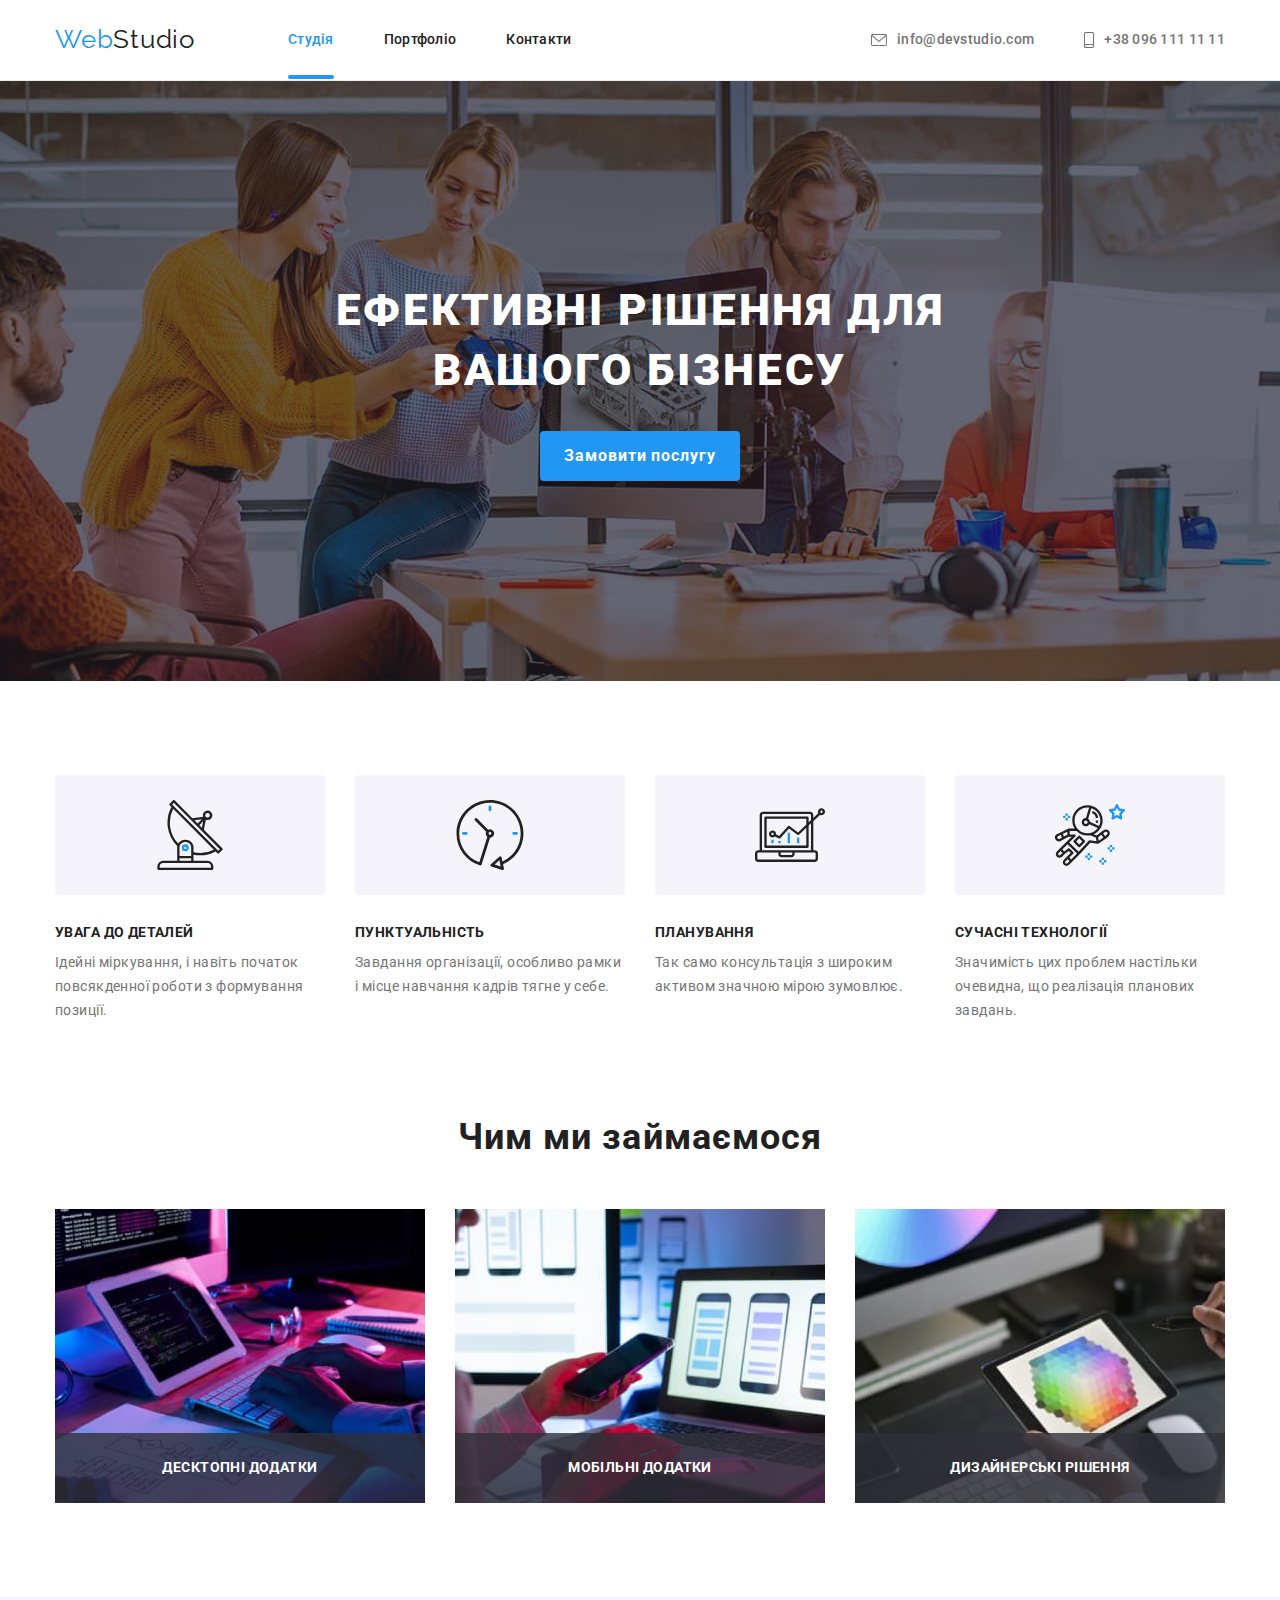
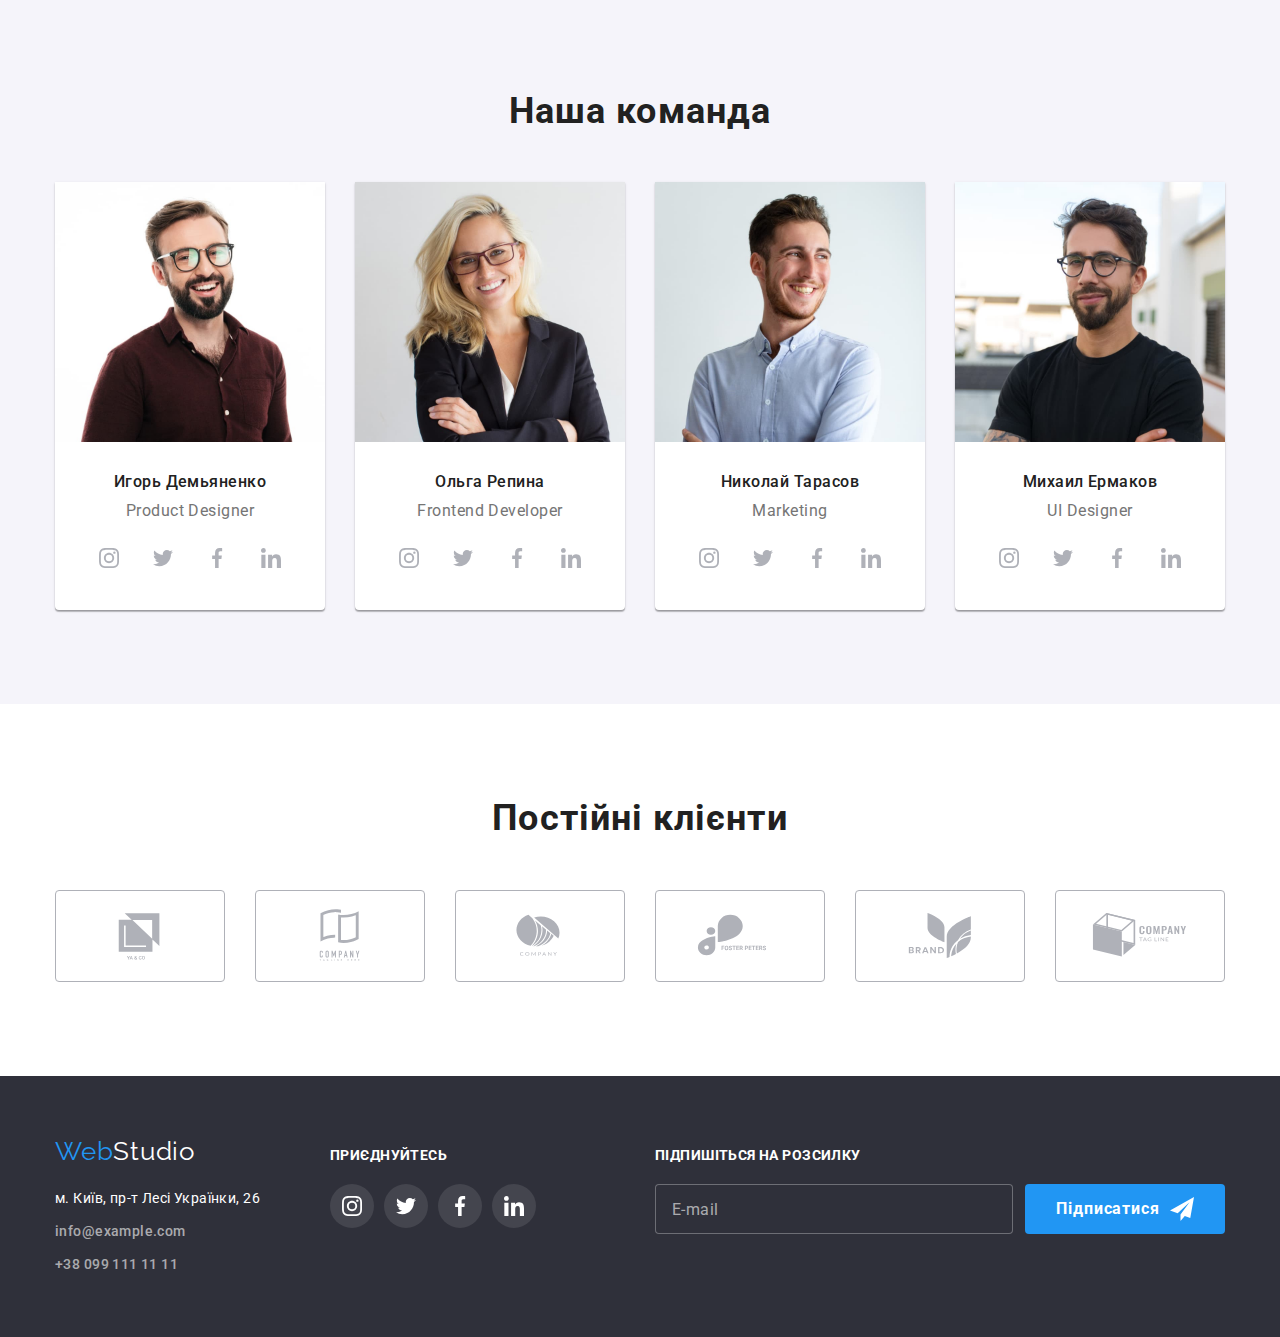
<file: index.html>
<!DOCTYPE html>
<html lang="uk">
  <head>
    <meta charset="UTF-8" />
    <meta http-equiv="X-UA-Compatible" content="IE=edge" />
    <meta name="viewport" content="width=device-width, initial-scale=1.0" />
    <title>Студия</title>
    <link
      rel="stylesheet"
      href="https://cdnjs.cloudflare.com/ajax/libs/modern-normalize/1.0.0/modern-normalize.min.css"
    />
    <link
      href="https://fonts.googleapis.com/css2?family=Raleway:wght@700&family=Roboto:wght@400;500;700;900&display=swap"
      rel="stylesheet"
    />
    <link rel="stylesheet" href="./css/styles.css" />
  </head>

  <body>
    <header class="head">
      <div class="container">
        <div class="head-nav">
          <a class="logo link" lang="en" href="./index.html"
            >Web<span class="logo-studio">Studio</span></a
          >
          <nav class="nav">
            <ul class="nav-link">
              <li class="item">
                <a class="nav link current-page" href="./index.html">Студія</a>
              </li>
              <li class="item">
                <a class="nav link" href="./portfolio.html">Портфоліо</a>
              </li>
              <li class="item">
                <a class="nav link" href="#contacts">Контакти</a>
              </li>
            </ul>
          </nav>
          <ul class="nav-contact">
            <li class="item">
              <a class="contact link" href="mailto:info@devstudio.com">
                <svg class="contact-icon" width="16" height="12">
                  <use href="./images/icons.svg#icon-envelope"></use>
                </svg>
                info@devstudio.com</a
              >
            </li>
            <li class="item">
              <a class="contact link" href="tel:+380961111111">
                <svg class="contact-icon" width="10" height="16">
                  <use href="./images/icons.svg#icon-smartphone"></use>
                </svg>
                +38 096 111 11 11</a
              >
            </li>
          </ul>
        </div>
      </div>
    </header>

    <main class="main">
      <section class="hero section">
        <div class="container">
          <h1 class="text-hero">Ефективні рішення для вашого бізнесу</h1>
          <button class="button" type="button" data-modal-open>Замовити послугу</button>
        </div>
      </section>
      <section class="advantages section">
        <h2 class="visually-hidden">Наші переваги</h2>
        <div class="container">
          <ul class="list">
            <li class="item">
              <div class="icon">
                <svg width="70" height="70">
                  <use href="./images/icons.svg#icon-antenna"></use>
                </svg>
              </div>
              <h3 class="secondary-header">УВАГА ДО ДЕТАЛЕЙ</h3>
              <p class="description">
                Ідейні міркування, і навіть початок повсякденної роботи з формування позиції.
              </p>
            </li>
            <li class="item">
              <div class="icon">
                <svg width="70" height="70">
                  <use href="./images/icons.svg#icon-clock"></use>
                </svg>
              </div>
              <h3 class="secondary-header">ПУНКТУАЛЬНІСТЬ</h3>
              <p class="description">
                Завдання організації, особливо рамки і місце навчання кадрів тягне у себе.
              </p>
            </li>
            <li class="item">
              <div class="icon">
                <svg width="70" height="70">
                  <use href="./images/icons.svg#icon-diagram"></use>
                </svg>
              </div>
              <h3 class="secondary-header">ПЛАНУВАННЯ</h3>
              <p class="description">
                Так само консультація з широким активом значною мірою зумовлює.
              </p>
            </li>
            <li class="item">
              <div class="icon">
                <svg width="70" height="70">
                  <use href="./images/icons.svg#icon-astronaut"></use>
                </svg>
              </div>
              <h3 class="secondary-header">СУЧАСНІ ТЕХНОЛОГІЇ</h3>
              <p class="description">
                Значимість цих проблем настільки очевидна, що реалізація планових завдань.
              </p>
            </li>
          </ul>
        </div>
      </section>
      <section class="what-we-do section">
        <div class="container">
          <h2 class="section-header">Чим ми займаємося</h2>
          <ul class="images">
            <li class="img">
              <img
                src="./images/whatwedo/img-comp.jpg"
                alt="Работа с компьютером"
                width="370"
                height="294"
              />
              <p class="img-description">Десктопні додатки</p>
            </li>
            <li class="img">
              <img
                src="./images/whatwedo/img-phone.jpg"
                alt="Работа с телефоном"
                width="370"
                height="294"
              />
              <p class="img-description">Мобільні додатки</p>
            </li>
            <li class="img">
              <img
                src="./images/whatwedo/img-tablet.jpg"
                alt="Работа с планшетом"
                width="370"
                height="294"
              />
              <p class="img-description">Дизайнерські рішення</p>
            </li>
          </ul>
        </div>
      </section>

      <section class="team section">
        <div class="container">
          <h2 class="section-header">Наша команда</h2>
          <ul class="team-list">
            <li class="teammate">
              <img
                src="./images/team/igor-demianenko.jpg"
                alt="Игорь Демьяненко"
                width="270"
                height="260"
              />
              <h3 class="name">Игорь Демьяненко</h3>
              <p class="profession" lang="en">Product Designer</p>
              <ul class="social list">
                <li class="social-item">
                  <a class="social-link link" href="">
                    <svg class="social-icon" width="20" height="20">
                      <use href="./images/icons.svg#icon-instagram"></use>
                    </svg>
                  </a>
                </li>
                <li class="social-item">
                  <a class="social-link link" href="">
                    <svg class="social-icon" width="20" height="20">
                      <use href="./images/icons.svg#icon-twitter"></use>
                    </svg>
                  </a>
                </li>
                <li class="social-item">
                  <a class="social-link link" href="">
                    <svg class="social-icon" width="20" height="20">
                      <use href="./images/icons.svg#icon-facebook"></use>
                    </svg>
                  </a>
                </li>
                <li class="social-item">
                  <a class="social-link link" href="">
                    <svg class="social-icon" width="20" height="20">
                      <use href="./images/icons.svg#icon-linkedin"></use>
                    </svg>
                  </a>
                </li>
              </ul>
            </li>
            <li class="teammate">
              <img
                src="./images/team/olga-repina.jpg"
                alt="Ольга Репина"
                width="270"
                height="260"
              />
              <h3 class="name">Ольга Репина</h3>
              <p class="profession" lang="en">Frontend Developer</p>
              <ul class="social list">
                <li class="social-item">
                  <a class="social-link link" href="">
                    <svg class="social-icon" width="20" height="20">
                      <use href="./images/icons.svg#icon-instagram"></use>
                    </svg>
                  </a>
                </li>
                <li class="social-item">
                  <a class="social-link link" href="">
                    <svg class="social-icon" width="20" height="20">
                      <use href="./images/icons.svg#icon-twitter"></use>
                    </svg>
                  </a>
                </li>
                <li class="social-item">
                  <a class="social-link link" href="">
                    <svg class="social-icon" width="20" height="20">
                      <use href="./images/icons.svg#icon-facebook"></use>
                    </svg>
                  </a>
                </li>
                <li class="social-item">
                  <a class="social-link link" href="">
                    <svg class="social-icon" width="20" height="20">
                      <use href="./images/icons.svg#icon-linkedin"></use>
                    </svg>
                  </a>
                </li>
              </ul>
            </li>
            <li class="teammate">
              <img
                src="./images/team/nikolay-tarasov.jpg"
                alt="Николай Тарасов"
                width="270"
                height="260"
              />
              <h3 class="name">Николай Тарасов</h3>
              <p class="profession" lang="en">Marketing</p>
              <ul class="social list">
                <li class="social-item">
                  <a class="social-link link" href="">
                    <svg class="social-icon" width="20" height="20">
                      <use href="./images/icons.svg#icon-instagram"></use>
                    </svg>
                  </a>
                </li>
                <li class="social-item">
                  <a class="social-link link" href="">
                    <svg class="social-icon" width="20" height="20">
                      <use href="./images/icons.svg#icon-twitter"></use>
                    </svg>
                  </a>
                </li>
                <li class="social-item">
                  <a class="social-link link" href="">
                    <svg class="social-icon" width="20" height="20">
                      <use href="./images/icons.svg#icon-facebook"></use>
                    </svg>
                  </a>
                </li>
                <li class="social-item">
                  <a class="social-link link" href="">
                    <svg class="social-icon" width="20" height="20">
                      <use href="./images/icons.svg#icon-linkedin"></use>
                    </svg>
                  </a>
                </li>
              </ul>
            </li>
            <li class="teammate">
              <img
                src="./images/team/mikhail-ermakov.jpg"
                alt="Михаил Ермаков"
                width="270"
                height="260"
              />
              <h3 class="name">Михаил Ермаков</h3>
              <p class="profession" lang="en">UI Designer</p>
              <ul class="social list">
                <li class="social-item">
                  <a class="social-link link" href="">
                    <svg class="social-icon" width="20" height="20">
                      <use href="./images/icons.svg#icon-instagram"></use>
                    </svg>
                  </a>
                </li>
                <li class="social-item">
                  <a class="social-link link" href="">
                    <svg class="social-icon" width="20" height="20">
                      <use href="./images/icons.svg#icon-twitter"></use>
                    </svg>
                  </a>
                </li>
                <li class="social-item">
                  <a class="social-link link" href="">
                    <svg class="social-icon" width="20" height="20">
                      <use href="./images/icons.svg#icon-facebook"></use>
                    </svg>
                  </a>
                </li>
                <li class="social-item">
                  <a class="social-link link" href="">
                    <svg class="social-icon" width="20" height="20">
                      <use href="./images/icons.svg#icon-linkedin"></use>
                    </svg>
                  </a>
                </li>
              </ul>
            </li>
          </ul>
        </div>
      </section>
      <section class="section">
        <div class="container">
          <h2 class="section-header">Постійні клієнти</h2>
          <ul class="clients list">
            <li class="clients-item">
              <a class="client link" href="">
                <svg class="client-icon" width="106" height="60">
                  <use href="./images/icons.svg#icon-logo-first"></use>
                </svg>
              </a>
            </li>
            <li class="clients-item">
              <a class="client link" href="">
                <svg class="client-icon" width="106" height="60">
                  <use href="./images/icons.svg#icon-logo-second"></use>
                </svg>
              </a>
            </li>
            <li class="clients-item">
              <a class="client link" href="">
                <svg class="client-icon" width="106" height="60">
                  <use href="./images/icons.svg#icon-logo-third"></use>
                </svg>
              </a>
            </li>
            <li class="clients-item">
              <a class="client link" href="">
                <svg class="client-icon" width="106" height="60">
                  <use href="./images/icons.svg#icon-logo-fourth"></use>
                </svg>
              </a>
            </li>
            <li class="clients-item">
              <a class="client link" href="">
                <svg class="client-icon" width="106" height="60">
                  <use href="./images/icons.svg#icon-logo-fifth"></use>
                </svg>
              </a>
            </li>
            <li class="clients-item">
              <a class="client link" href="">
                <svg class="client-icon" width="106" height="60">
                  <use href="./images/icons.svg#icon-logo-sixth"></use>
                </svg>
              </a>
            </li>
          </ul>
        </div>
      </section>
    </main>

    <footer class="footer">
      <h2 class="visually-hidden">Футер</h2>
      <div class="container">
        <div class="left-footer">
          <div>
            <a class="logo link" lang="en" href="./index.html"
              >Web<span class="logo-studio">Studio</span></a
            >
            <address class="footer-address" id="contacts">
              <ul>
                <li>
                  <a
                    class="address link"
                    href="https://goo.gl/maps/GVKszzcCuVBAkBWa6"
                    target="_blank"
                    rel="noopener noreferrer"
                    >м. Київ, пр-т Лесі Українки, 26</a
                  >
                </li>
                <li>
                  <a class="contact link" href="mailto:info@example.com">info@example.com</a>
                </li>
                <li>
                  <a class="contact link" href="tel:+380991111111">+38 099 111 11 11</a>
                </li>
              </ul>
            </address>
          </div>
          <div>
            <p class="secondary-header">приєднуйтесь</p>
            <ul class="social list">
              <li class="social-item">
                <a class="social-link-footer link" href="">
                  <svg class="social-icon-footer" width="20" height="20">
                    <use href="./images/icons.svg#icon-instagram"></use>
                  </svg>
                </a>
              </li>
              <li class="social-item">
                <a class="social-link-footer link" href="">
                  <svg class="social-icon-footer" width="20" height="20">
                    <use href="./images/icons.svg#icon-twitter"></use>
                  </svg>
                </a>
              </li>
              <li class="social-item">
                <a class="social-link-footer link" href="">
                  <svg class="social-icon-footer" width="20" height="20">
                    <use href="./images/icons.svg#icon-facebook"></use>
                  </svg>
                </a>
              </li>
              <li class="social-item">
                <a class="social-link-footer link" href="">
                  <svg class="social-icon-footer" width="20" height="20">
                    <use href="./images/icons.svg#icon-linkedin"></use>
                  </svg>
                </a>
              </li>
            </ul>
          </div>
        </div>

        <form class="signing">
          <p class="secondary-header">Підпишіться на розсилку</p>
          <div class="signing-container">
            <label for="email"></label>
            <input class="email" type="email" name="email" placeholder="E-mail" />
            <button class="signing-button" type="submit">
              Підписатися<svg class="send-icon" width="24" height="24">
                <use href="./images/icons.svg#icon-send"></use>
              </svg>
            </button>
          </div>
        </form>
      </div>
    </footer>

    <div class="modal is-hidden" data-modal>
      <div class="modal-box">
        <button class="close-button" type="button" data-modal-close>
          <svg class="icon-close" width="11" height="11">
            <use href="./images/icons.svg#icon-close"></use>
          </svg>
        </button>
        <form class="modal-box-form">
          <h2 class="modal-box-title">Залиште свої дані, ми вам передзвонимо</h2>
          <label class="label" for="user-name">Ім'я</label>

          <div class="input-container">
            <input class="input" name="user-name" id="user-name" type="text" />
            <svg class="input-icon" width="18" height="18">
              <use href="./images/icons.svg#icon-person"></use>
            </svg>
          </div>
          <label class="label" for="tel">Телефон</label>
          <div class="input-container">
            <input class="input" name="tel" id="tel" type="tel" />
            <svg class="input-icon" width="18" height="18">
              <use href="./images/icons.svg#icon-phone"></use>
            </svg>
          </div>

          <label class="label" for="email">Пошта</label>
          <div class="input-container">
            <input class="input" name="email" id="email" type="email" />
            <svg class="input-icon" width="18" height="18">
              <use href="./images/icons.svg#icon-email"></use>
            </svg>
          </div>

          <label class="label" for="comment">Коментар</label>
          <textarea
            class="textarea"
            name="comment"
            id="comment"
            cols="30"
            rows="10"
            placeholder="Введіть текст"
          ></textarea>

          <label class="label-terms" for="terms">
            <input class="input-terms" name="terms" id="terms" type="checkbox" />
            <svg class="terms-icon" width="16" height="15">
              <use href="./images/icons.svg#icon-checkbox"></use>
            </svg>
            <span class="terms-text"
              >Погоджуюся з розсилкою та приймаю <a class="terms-link" href="">Умови договору</a>
            </span>
          </label>

          <button class="button" type="button">Відправити</button>
        </form>
      </div>
    </div>

    <script src="./js/modal.js"></script>
  </body>
</html>
</file>
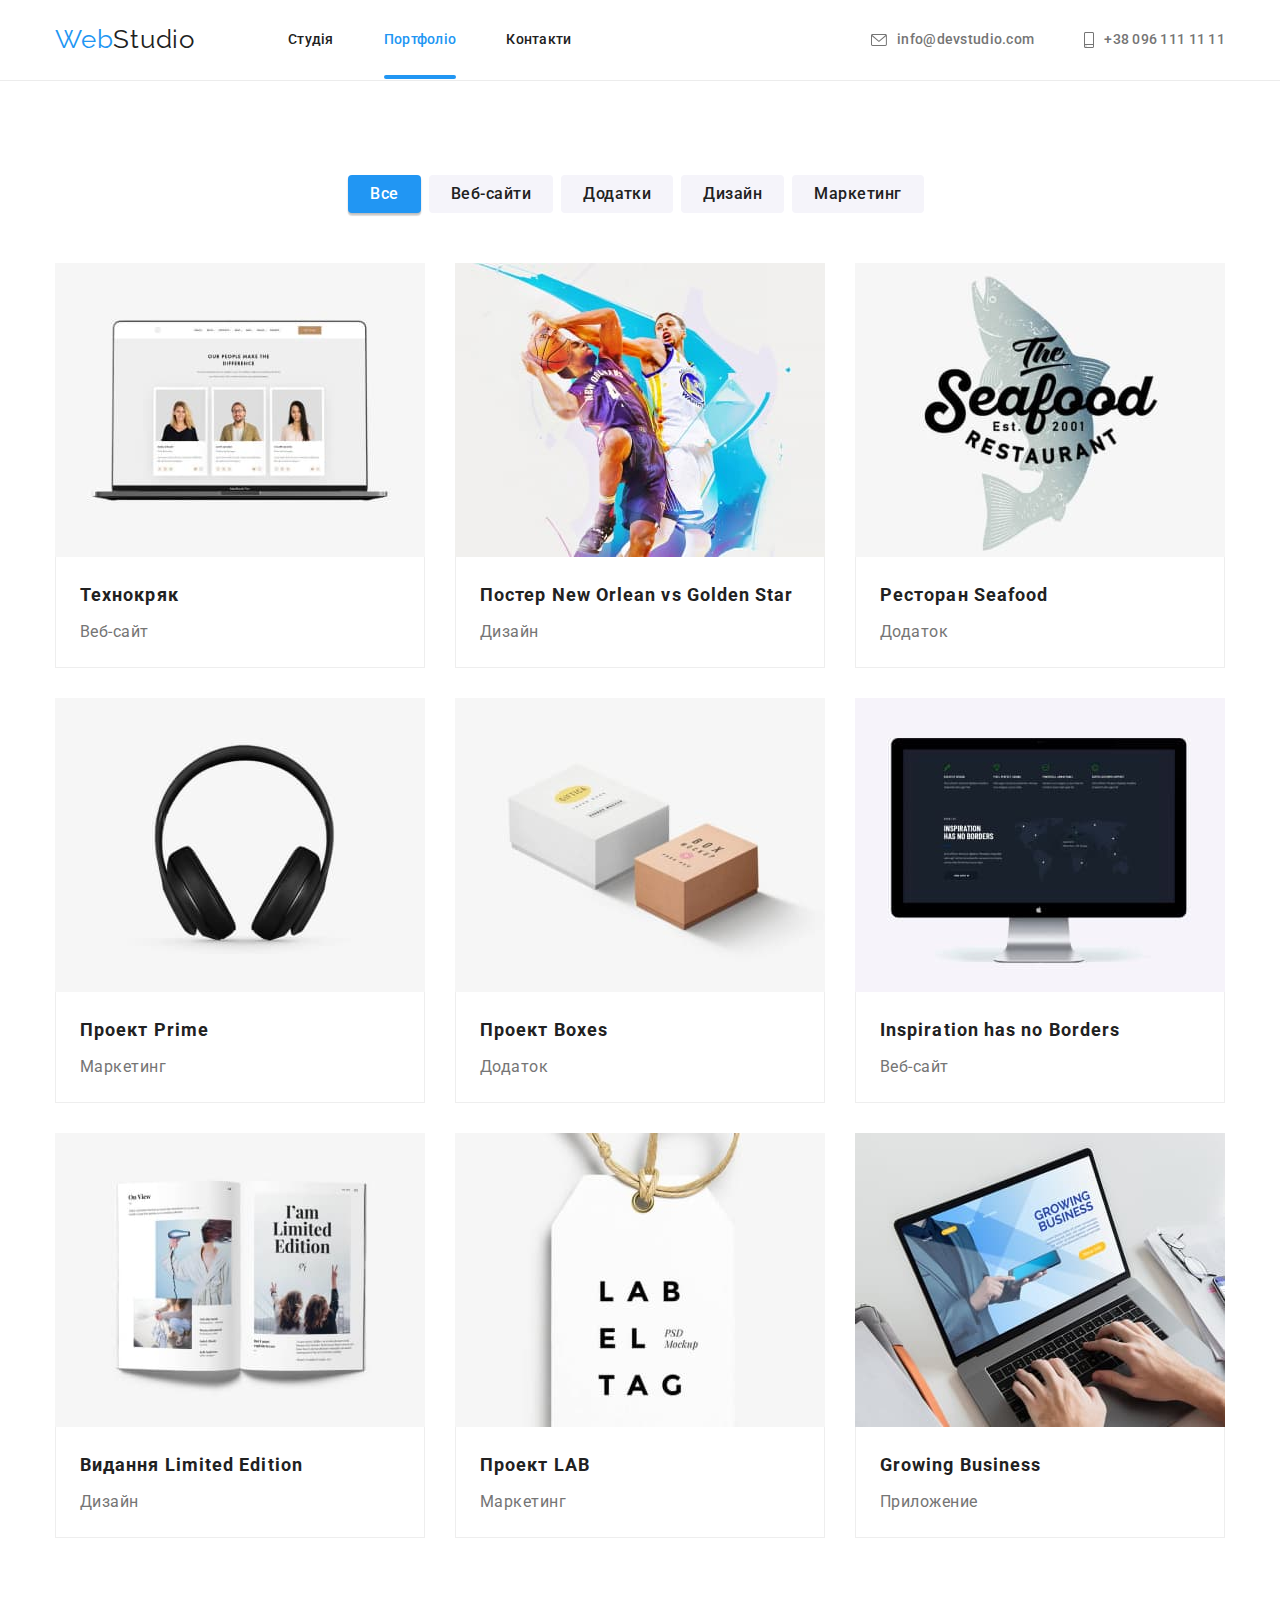
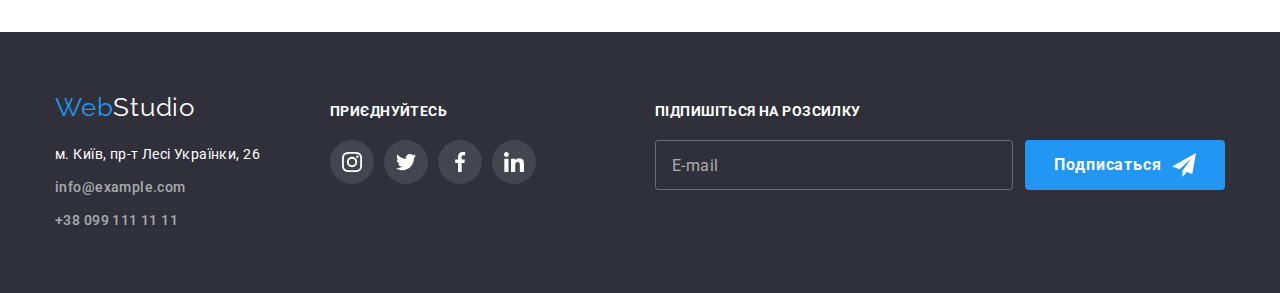
<file: portfolio.html>
<!DOCTYPE html>
<html lang="ru">
  <head>
    <meta charset="UTF-8" />
    <meta http-equiv="X-UA-Compatible" content="IE=edge" />
    <meta name="viewport" content="width=device-width, initial-scale=1.0" />
    <title>Студия</title>
    <link
      rel="stylesheet"
      href="https://cdnjs.cloudflare.com/ajax/libs/modern-normalize/1.0.0/modern-normalize.min.css"
    />
    <link
      href="https://fonts.googleapis.com/css2?family=Raleway:wght@700&family=Roboto:wght@400;500;700;900&display=swap"
      rel="stylesheet"
    />
    <link rel="stylesheet" href="./css/styles.css" />
  </head>

  <body>
    <header class="head">
      <div class="container">
        <div class="head-nav">
          <a class="logo link" lang="en" href="./index.html"
            >Web<span class="logo-studio">Studio</span></a
          >
          <nav class="nav">
            <ul class="nav-link">
              <li class="item">
                <a class="nav link" href="./index.html">Студія</a>
              </li>
              <li class="item">
                <a class="nav link current-page" href="./portfolio.html">Портфоліо</a>
              </li>
              <li class="item">
                <a class="nav link" href="#contacts">Контакти</a>
              </li>
            </ul>
          </nav>
          <ul class="nav-contact">
            <li class="item">
              <a class="contact link" href="mailto:info@devstudio.com">
                <svg class="contact-icon" width="16" height="12">
                  <use href="./images/icons.svg#icon-envelope"></use>
                </svg>
                info@devstudio.com</a
              >
            </li>
            <li class="item">
              <a class="contact link" href="tel:+380961111111">
                <svg class="contact-icon" width="10" height="16">
                  <use href="./images/icons.svg#icon-smartphone"></use>
                </svg>
                +38 096 111 11 11</a
              >
            </li>
          </ul>
        </div>
      </div>
    </header>

    <main>
      <section class="section">
        <div class="container">
          <h1 class="visually-hidden">Портфоліо</h1>
          <ul class="filter">
            <li class="item">
              <button class="filter-button active" type="button">Все</button>
            </li>
            <li class="item">
              <button class="filter-button" type="button">Веб-сайти</button>
            </li>
            <li class="item">
              <button class="filter-button" type="button">Додатки</button>
            </li>
            <li class="item">
              <button class="filter-button" type="button">Дизайн</button>
            </li>
            <li class="item">
              <button class="filter-button" type="button">Маркетинг</button>
            </li>
          </ul>
          <ul class="work-list">
            <li class="item">
              <a class="link" href="">
                <div class="background-project">
                  <img
                    src="./images/portfolio/img-techno.jpg"
                    alt="Страница сайта с командой"
                    width="370"
                    height="294"
                  />
                  <p class="background-project-text">
                    Ресурс пропонує комплексні пропозиції з різним рівнем функціоналу та сервісів.
                    Все це дозволить відвідувачу отримати вичерпні відомості про компанію чи
                    приватну особу.
                  </p>
                </div>
                <div class="text-project">
                  <h2 class="project">Технокряк</h2>
                  <p class="project-description">Веб-сайт</p>
                </div>
              </a>
            </li>
            <li class="item">
              <a class="link" href="">
                <div class="background-project">
                  <img
                    src="./images/portfolio/img-basketball.jpg"
                    alt="Страница сайта с командой"
                    width="370"
                    height="294"
                  />
                  <p class="background-project-text">
                    Lorem ipsum dolor sit amet consectetur adipisicing elit. Fugit magnam voluptate
                    dolorem magni laboriosam rerum ut nulla labore debitis, distinctio assumenda
                    ducimus quibusdam eaque, et vitae odio praesentium unde facere.
                  </p>
                </div>
                <div class="text-project">
                  <h2 class="project">Постер New Orlean vs Golden Star</h2>
                  <p class="project-description">Дизайн</p>
                </div>
              </a>
            </li>
            <li class="item">
              <a class="link" href="">
                <div class="background-project">
                  <img
                    src="./images/portfolio/img-seafood.jpg"
                    alt="Страница сайта с командой"
                    width="370"
                    height="294"
                  />
                  <p class="background-project-text">
                    Lorem ipsum dolor sit amet consectetur adipisicing elit. Itaque, sit similique.
                    Velit totam possimus reprehenderit exercitationem ipsum rerum quas, provident
                    fugiat ab aliquid. A accusamus, sunt eveniet eos quam enim?
                  </p>
                </div>
                <div class="text-project">
                  <h2 class="project">Ресторан Seafood</h2>
                  <p class="project-description">Додаток</p>
                </div>
              </a>
            </li>
            <li class="item">
              <a class="link" href="">
                <div class="background-project">
                  <img
                    src="./images/portfolio/img-headphones.jpg"
                    alt="Страница сайта с командой"
                    width="370"
                    height="294"
                  />
                  <p class="background-project-text">
                    Lorem ipsum, dolor sit amet consectetur adipisicing elit. Vitae quidem quo error
                    natus explicabo necessitatibus ipsa voluptatum commodi cum debitis nihil est
                    veritatis omnis adipisci et, nisi amet delectus sequi?
                  </p>
                </div>
                <div class="text-project">
                  <h2 class="project">Проект Prime</h2>
                  <p class="project-description">Маркетинг</p>
                </div>
              </a>
            </li>
            <li class="item">
              <a class="link" href="">
                <div class="background-project">
                  <img
                    src="./images/portfolio/img-boxes.jpg"
                    alt="Страница сайта с командой"
                    width="370"
                    height="294"
                  />
                  <p class="background-project-text">
                    Lorem ipsum dolor sit amet consectetur adipisicing elit. Animi debitis eligendi
                    rem, autem tempora aliquam maxime nam quis! Ipsam dolore minus architecto dicta
                    exercitationem nam neque consequatur accusamus nesciunt aut!
                  </p>
                </div>
                <div class="text-project">
                  <h2 class="project">Проект Boxes</h2>
                  <p class="project-description">Додаток</p>
                </div>
              </a>
            </li>
            <li class="item">
              <a class="link" href="">
                <div class="background-project">
                  <img
                    src="./images/portfolio/img-monitor.jpg"
                    alt="Страница сайта с командой"
                    width="370"
                    height="294"
                  />
                  <p class="background-project-text">
                    Lorem ipsum, dolor sit amet consectetur adipisicing elit. Voluptas eligendi,
                    tempore possimus voluptatum dignissimos sed amet numquam doloribus porro
                    similique a recusandae officiis dolores provident sequi molestias in! Ut,
                    quisquam?
                  </p>
                </div>
                <div class="text-project">
                  <h2 class="project">Inspiration has no Borders</h2>
                  <p class="project-description">Веб-сайт</p>
                </div>
              </a>
            </li>
            <li class="item">
              <a class="link" href="">
                <div class="background-project">
                  <img
                    src="./images/portfolio/img-limited.jpg"
                    alt="Страница сайта с командой"
                    width="370"
                    height="294"
                  />
                  <p class="background-project-text">
                    Lorem ipsum dolor sit amet consectetur adipisicing elit. Ipsum ipsa accusamus
                    voluptatum deleniti sed quis natus incidunt, aperiam error aut et maxime,
                    accusantium tenetur cum, nulla consequatur enim dolor adipisci.
                  </p>
                </div>
                <div class="text-project">
                  <h2 class="project">Видання Limited Edition</h2>
                  <p class="project-description">Дизайн</p>
                </div>
              </a>
            </li>
            <li class="item">
              <a class="link" href="">
                <div class="background-project">
                  <img
                    src="./images/portfolio/img-lab.jpg"
                    alt="Страница сайта с командой"
                    width="370"
                    height="294"
                  />
                  <p class="background-project-text">
                    Lorem ipsum dolor sit amet consectetur adipisicing elit. Exercitationem officia
                    culpa odit, mollitia illum quisquam repellat repellendus dicta dolorum sit
                    expedita accusamus sequi suscipit laudantium, laborum maiores cum ipsum?
                    Laudantium!
                  </p>
                </div>
                <div class="text-project">
                  <h2 class="project">Проект LAB</h2>
                  <p class="project-description">Маркетинг</p>
                </div>
              </a>
            </li>
            <li class="item">
              <a class="link" href="">
                <div class="background-project">
                  <img
                    src="./images/portfolio/img-laptop.jpg"
                    alt="Страница сайта с командой"
                    width="370"
                    height="294"
                  />
                  <p class="background-project-text">
                    Lorem ipsum dolor sit amet consectetur adipisicing elit. Id aspernatur
                    exercitationem amet suscipit aperiam blanditiis. Quidem, nisi corrupti, suscipit
                    expedita tenetur voluptatibus, debitis veniam qui sed nesciunt asperiores unde
                    non.
                  </p>
                </div>
                <div class="text-project">
                  <h2 class="project">Growing Business</h2>
                  <p class="project-description">Приложение</p>
                </div>
              </a>
            </li>
          </ul>
        </div>
      </section>
    </main>

    <footer class="footer">
      <h2 class="visually-hidden">Футер</h2>
      <div class="container">
        <div class="left-footer">
          <div>
            <a class="logo link" lang="en" href="./index.html"
              >Web<span class="logo-studio">Studio</span></a
            >
            <address class="footer-address" id="contacts">
              <ul>
                <li>
                  <a
                    class="address link"
                    href="https://goo.gl/maps/GVKszzcCuVBAkBWa6"
                    target="_blank"
                    rel="noopener noreferrer"
                    >м. Київ, пр-т Лесі Українки, 26</a
                  >
                </li>
                <li>
                  <a class="contact link" href="mailto:info@example.com">info@example.com</a>
                </li>
                <li>
                  <a class="contact link" href="tel:+380991111111">+38 099 111 11 11</a>
                </li>
              </ul>
            </address>
          </div>
          <div>
            <p class="secondary-header">приєднуйтесь</p>
            <ul class="social list">
              <li class="social-item">
                <a class="social-link-footer link" href="">
                  <svg class="social-icon-footer" width="20" height="20">
                    <use href="./images/icons.svg#icon-instagram"></use>
                  </svg>
                </a>
              </li>
              <li class="social-item">
                <a class="social-link-footer link" href="">
                  <svg class="social-icon-footer" width="20" height="20">
                    <use href="./images/icons.svg#icon-twitter"></use>
                  </svg>
                </a>
              </li>
              <li class="social-item">
                <a class="social-link-footer link" href="">
                  <svg class="social-icon-footer" width="20" height="20">
                    <use href="./images/icons.svg#icon-facebook"></use>
                  </svg>
                </a>
              </li>
              <li class="social-item">
                <a class="social-link-footer link" href="">
                  <svg class="social-icon-footer" width="20" height="20">
                    <use href="./images/icons.svg#icon-linkedin"></use>
                  </svg>
                </a>
              </li>
            </ul>
          </div>
        </div>

        <form class="signing">
          <p class="secondary-header">Підпишіться на розсилку</p>
          <div class="signing-container">
            <label for="email"></label>
            <input class="email" type="email" name="email" placeholder="E-mail" />
            <button class="signing-button" type="submit">
              Подписаться
              <svg class="send-icon" width="24" height="24">
                <use href="./images/icons.svg#icon-send"></use>
              </svg>
            </button>
          </div>
        </form>
      </div>
    </footer>
  </body>
</html>
</file>
<file: css/styles.css>
/* Основное */


:root {
    --primary-text-color: #757575;
    --secondary-text-color: #212121;
    --white-text-color: #FFFFFF;
    --alternative-text-color: #2196F3;
    --secondary-background-color: #F5F4FA;
    --footer-background-color: #2F303A;
    --primary-backgound-color: #FFFFFF;
    --contact-text-color: rgba(255, 255, 255, 0.6);
    --button-background-color: #188CE8;
    --fill-color: #AFB1B8;
}


html {
    box-sizing: border-box;
}

*,
*::after,
*::before {
    box-sizing: inherit;
}


body {
    color: var(--primary-text-color);
    font-family: "Roboto", sans-serif;
    background-color: var(--primary-backgound-color);
}


ul {
    list-style-type: none;
}

img {
    display: block;
    max-width: 100%;
    height: auto;
}


h1,
h2,
h3,
ul,
p {
    margin: 0;
    padding: 0;
}


.container {
    width: 1200px;
    padding: 0 15px;
    margin: auto;
}

.section {
    padding-top: 94px;
    padding-bottom: 94px;
}


/* Хедер */


.head {
    border-bottom: 1px solid #ECECEC;
}


.logo-studio {
    color: var(--secondary-text-color);
}


.head-nav {
    display: flex;
    align-items: center;
    max-height: 80px;
}


.nav-link,
.nav-contact {
    display: flex;
}


.nav-link {
    margin-left: 93px;
}


.nav-contact .item + .item {
    margin-left: 50px;
}


.nav-link .item + .item {
    margin-left: 50px;
}


.nav-contact {
    margin-left: auto;
}

.nav {
    color: var(--secondary-text-color);
    font-weight: 500;
    font-size: 14px;
    line-height: 1.14;
    letter-spacing: 0.02em;
}


.contact {
    display: flex;
    color: var(--primary-text-color);
    font-weight: 500;
    font-size: 14px;
    line-height: 1.14;
    letter-spacing: 0.02em;
    gap: 10px;
    align-items: center;
    transition: color 250ms cubic-bezier(0.4, 0, 0.2, 1);
}

.contact-icon {
    fill: currentColor;
}


.address {
    color: var(--white-text-color);
    font-size: 14px;
    line-height: 1.71;    
    letter-spacing: 0.03em;
}

.head-nav .nav.link,
.head-nav .contact.link {
    padding-top: 32px;
    padding-bottom: 32px;
}


.current-page {
    position: relative;
    color: var(--alternative-text-color);
    height: 100%;
}

.current-page::after {
    position: absolute;
    bottom: 0;
    left: 0;
    content: "";
    width: 100%;
    height: 4px;
    background-color: var(--alternative-text-color);
    border-radius: 2px;
}



/* Главные секции */

/* Герой */

.hero {
    max-width: 1600px;
    padding-top: 200px;
    padding-bottom: 200px;
    margin-left: auto;
    margin-right: auto;
    background-color: #C4C4C4;
    background-image: linear-gradient(to right, rgba(47, 48, 58, 0.4), rgba(47, 48, 58, 0.4)),
    url(../images/hero-img.jpg);
    background-repeat: no-repeat;
    background-size: cover;
    background-position: 50% 50%;
}


.hero > .container {
    margin-left: auto;
    margin-right: auto;
    align-items: center;    
}

.text-hero {
    color: var(--white-text-color);
    font-weight: 900;
    font-size: 44px;
    line-height: 1.36;
    text-align: center;
    letter-spacing: 0.06em;
    text-transform: uppercase;
    width: 696px;
    height: 120px;
    margin-bottom: 30px;
    margin-left: auto;
    margin-right: auto;
}


.button {
    font-family: inherit;
    font-weight: 700;
    font-size: 16px;
    line-height: 1.87;
    letter-spacing: 0.06em;
    color: var(--white-text-color);
    background-color: var(--alternative-text-color);
    cursor: pointer;
    display: flex;
    justify-content: center;
    align-items: center;
    border-radius: 4px;
    min-width: 200px;
    min-height: 50px;
    border: 0;   
    margin-left: auto;
    margin-right: auto;
    transition: background-color 250ms cubic-bezier(0.4, 0, 0.2, 1);
}


.button:hover,
.button:focus {
    background-color: var(--button-background-color);
    outline: none;
}



/* Наши преимущества */



.section.advantages {
    padding-bottom: 0;
}

.section-header {
    font-weight: 700;
    font-size: 36px;
    line-height: 1.16;
    text-align: center;
    letter-spacing: 0.03em;

    color: var(--secondary-text-color);
}

.visually-hidden {
    position: absolute;
    width: 1px;
    height: 1px;
    margin: -1px;
    border: 0;
    padding: 0;
    white-space: nowrap;
    clip-path: inset(100%);
    clip: rect(0 0 0 0);
    overflow: hidden;
}

.list {
    display: flex;
}

.list > .item {
    width: 270px;
    margin-right: 30px;
}

.icon {
    display: flex;
    background-color: var(--secondary-background-color);
    margin-bottom: 30px;
    border-radius: 4px;
    width: 270px;
    height: 120px;
    justify-content: center;
    align-items: center;
}


.list .item:nth-last-child(1) {
    margin-right: 0;
}


.secondary-header {
    font-weight: 700;
    font-size: 14px;
    line-height: 1.14;
    letter-spacing: 0.03em;
    text-transform: uppercase;
    color: var(--secondary-text-color);
    margin-bottom: 10px;
}


.description {
    font-size: 14px;
    line-height: 1.71;
    letter-spacing: 0.03em;
}




/* Чем мы занимаемся */



.images  {
    display: flex;
    margin-top: 50px;
}

.images > .img {
    position: relative;
    width: 370px;
    margin-right: 30px;
}

.images .img:nth-last-child(1) {
    margin-right: 0;
}

.img-description {
    position: absolute;
    bottom: 0;
    width: 100%;
    height: 70px;
    font-weight: 700;
    font-size: 14px;
    line-height: 1.14;
    letter-spacing: 0.03em;
    text-transform: uppercase;
    color: var(--white-text-color);
    background-color: rgba(47, 48, 58, 0.8);
    display: flex;
    align-items: center;
    justify-content: center;

}

/* Наша команда */



.team {
    background-color: var(--secondary-background-color);
}


.name {
    font-weight: 500;
    font-size: 16px;
    line-height: 1.19;
    text-align: center;
    letter-spacing: 0.03em;
    color: var(--secondary-text-color);
}


.profession {
    font-size: 16px;
    line-height: 1.19;
    text-align: center;
    letter-spacing: 0.03em;
    margin-bottom: 16px;
}

.team-list {
    display: flex;
    margin-top: 50px;
}

.team-list .teammate {
    background-color: var(--white-text-color);
    width: 270px;
    margin-right: 30px;
    padding-bottom: 30px;
    box-shadow: 0px 1px 3px rgba(0, 0, 0, 0.12), 0px 1px 1px rgba(0, 0, 0, 0.14), 0px 2px 1px rgba(0, 0, 0, 0.2);
    border-radius: 0px 0px 4px 4px;
}

.team-list .teammate:nth-last-child(1) {
    margin-right: 0;
}


.name {
    margin-top: 30px;
    margin-bottom: 10px;
}

.social-item {
    width: 44px;
    height: 44px;
}

.social-link {
    width: 100%;
    height: 100%;
    color: var(--fill-color);
    border-radius: 50%;
    display: flex;
    justify-content: center;
    align-items: center;
    transition: background-color 250ms cubic-bezier(0.4, 0, 0.2, 1), color 250ms cubic-bezier(0.4, 0, 0.2, 1);
}

.social-icon {
    fill: currentColor;
}


.social.list {
    justify-content: center;
    gap: 10px;
}

.social .social-link:hover,
.social .social-link:focus {
    background-color: var(--alternative-text-color);
    color: var(--white-text-color);
    outline: none;
}



/* Постоянные клиенты */

.clients {
    gap: 30px;
    margin-top: 50px;
}

.clients-item {
    width: 170px;
    height: 92px;
}

.client {
    display: flex;
    width: 100%;
    height: 100%;
    color: var(--fill-color);
    border: 1px solid var(--fill-color);
    border-radius: 4px;
    justify-content: center;
    align-items: center;
    transition: border 250ms cubic-bezier(0.4, 0, 0.2, 1), color 250ms cubic-bezier(0.4, 0, 0.2, 1);
}

.client-icon {
    fill: currentColor;
}

.client:hover,
.client:focus {
    border: 1px solid var(--alternative-text-color);
    outline: none;
}


/* Футер */



.logo {         
    font-family: "Raleway", sans-serif;
    color: var(--alternative-text-color);
    font-size: 26px;
    line-height: 1.2;
    letter-spacing: 0.03em;
}

.footer {
    background-color: var(--footer-background-color);
}

.footer .contact {
    line-height: 1.71;
    letter-spacing: 0.03em;
    color: var(--contact-text-color);
}


.footer .logo-studio {
    color: var(--white-text-color);
}


.footer {
    padding-top: 60px;
    padding-bottom: 60px;
}


.footer-address li:not(:first-child) {
    margin-top: 9px;
}


.link {
    text-decoration: none;
}


.footer-address {
    font-style: normal;
    margin-top: 20px;
}


.link:hover,
.link:focus {
    color: var(--alternative-text-color);
    outline: none;
}


.footer .container {
    display: flex;
    justify-content: space-between;
    align-items: baseline;
}

.left-footer {
    display: flex;
    gap: 70px;
    align-items: baseline;
}

.footer .secondary-header {
    color: var(--white-text-color);
    margin-bottom: 20px;
}

.social-link-footer {
    color: var(--white-text-color);
    background: rgba(255, 255, 255, 0.1);
    width: 100%;
    height: 100%;
    border-radius: 50%;
    display: flex;
    justify-content: center;
    align-items: center;
    transition: background-color 250ms cubic-bezier(0.4, 0, 0.2, 1), color 250ms cubic-bezier(0.4, 0, 0.2, 1);
}

.social-link-footer:hover,
.social-link-footer:focus {
    background-color: var(--alternative-text-color);
    color: var(--white-text-color);
    outline: none;
}

.social-icon-footer {
    fill: currentColor;
}

.signing {
    margin-right: 0;
}

.signing-container {
    display: flex;
    min-height: 50px;
}

.signing-button {
    font-family: inherit;
    font-weight: 700;
    font-size: 16px;
    line-height: 1.87;
    letter-spacing: 0.06em;
    color: var(--white-text-color);
    background-color: var(--alternative-text-color);
    cursor: pointer;
    height: 50px;
    width: 200px;
    display: flex;
    gap: 10px;
    align-items: center;
    justify-content: center;
    border-radius: 4px;
    border: 0;
    margin-left: 12px;
    transition: background-color 250ms cubic-bezier(0.4, 0, 0.2, 1);
}

.signing-button:hover,
.signing-button:focus {
    background-color: var(--button-background-color);
    outline: none;
}

.send-icon {
    fill: currentColor;
    color: var(--primary-backgound-color);
}

.email {
    height: 50px;
    width: 358px;
    color: var(--white-text-color);
    border: 1px solid rgba(255, 255, 255, 0.3);
    border-radius: 4px;
    background-color: var(--footer-background-color);
    padding: 15px 16px;
    line-height: 1.25;
    letter-spacing: 0.03em;
    transition: border 250ms cubic-bezier(0.4, 0, 0.2, 1);
    cursor: pointer;
}

.email:focus,
.email:hover {
    border: 1px solid var(--alternative-text-color);
    outline: none;
}

.email::placeholder {
    color: rgba(255, 255, 255, 0.6);
    line-height: 1.25;
    letter-spacing: 0.03em;
}

/* Страничка Портфолио */

/* Фильтр */

.filter {
    display: flex;
    align-items: center;
    margin-left: auto;
    margin-right: auto;
    justify-content: center;
    margin-bottom: 50px;
}


.filter-button {
    font-family: inherit;
    color: var(--secondary-text-color);
    background-color: var(--secondary-background-color);
    font-weight: 500;
    font-size: 16px;
    line-height: 1.62;
    letter-spacing: 0.03em;
    cursor: pointer;
    border-radius: 4px;
    border: 0;
    padding: 6px 22px;
    transition: background-color 250ms cubic-bezier(0.4, 0, 0.2, 1), color 250ms cubic-bezier(0.4, 0, 0.2, 1), box-shadow 250ms cubic-bezier(0.4, 0, 0.2, 1);
}

.filter .item {
    margin-right: 8px;
}

.filter .img:nth-last-child(1) {
    margin-right: 0;
}


.filter-button:hover,
.filter-button:focus,
.active {
    color: var(--white-text-color);
    background-color: var(--alternative-text-color);
    box-shadow: 0px 3px 1px rgba(0, 0, 0, 0.1), 0px 1px 2px rgba(0, 0, 0, 0.08), 0px 2px 2px rgba(0, 0, 0, 0.12);
    outline: none;
}


/* Работы */

.project {
    font-weight: 700;
    font-size: 18px;
    line-height: 2;
    letter-spacing: 0.06em;
    color: var(--secondary-text-color);
}


.project-description {
    font-size: 16px;
    line-height: 1.88;
    letter-spacing: 0.03em;
    color: var(--primary-text-color);
    margin-top: 4px;
}


.work-list {
    display: flex;
    margin-top: 50px;
    flex-wrap: wrap;
}

.work-list .item {
    width: 370px;
    margin-right: 30px;
    margin-bottom: 30px;
}

.background-project {
    position: relative;
    overflow: hidden;
}

.background-project-text {
    position: absolute;
    width: 100%;
    height: 100%;
    display: flex;
    padding: 0 24px;    
    align-items: center;
    
    font-size: 18px;
    line-height: 1.55;  
    letter-spacing: 0.03em;
    color: var(--white-text-color);
    background-color: rgba(33, 150, 243, 0.9);
    transform: translateY(0);
    transition: transform 250ms cubic-bezier(0.4, 0, 0.2, 1);
}

.text-project {
    padding: 20px 24px;
    border: 1px solid #EEEEEE;
    border-top: none;
}


.work-list .item:nth-child(3n) {
    margin-right: 0;
}

.work-list .item:nth-last-child(-n+3) {
    margin-bottom: 0;
}

.work-list .link {
    display: block;
    transition: box-shadow 250ms cubic-bezier(0.4, 0, 0.2, 1);
}

.work-list .link:hover,
.work-list .link:focus {
    box-shadow: 0px 1px 1px rgba(0, 0, 0, 0.12), 0px 4px 4px rgba(0, 0, 0, 0.06), 1px 4px 6px rgba(0, 0, 0, 0.16);
    outline: none;
}

.work-list .link:hover .background-project-text,
.work-list .link:focus .background-project-text {
    transform: translateY(-100%);
    outline: none;
}


/* Модальное окно */

.modal {
    position: fixed;
    top: 0;
    left: 0;
    width: 100%;
    height: 100%;
    background-color: rgba(0, 0, 0, 0.2);
    opacity: 1;
    transform: scale(1);
    transition: opacity 250ms cubic-bezier(0.4, 0, 0.2, 1), transform 250ms cubic-bezier(0.4, 0, 0.2, 1);
}

.modal-box {
    position: relative;
    top: 50%;
    left: 50%;
    transform: translate(-50%, -50%);
    display: flex;
    padding: 40px;
    width: 528px;
    min-height: 581px;
    background-color: var(--primary-backgound-color);
    box-shadow: 0px 1px 3px rgba(0, 0, 0, 0.12), 0px 1px 1px rgba(0, 0, 0, 0.14), 0px 2px 1px rgba(0, 0, 0, 0.2);
    border-radius: 4px;
}

.close-button {
    position: absolute;
    top: 8px;
    right: 8px;
    width: 30px;
    height: 30px;
    display: flex;
    justify-content: center;
    align-items: center;
    border-radius: 50%;
    border: 1px solid rgba(0, 0, 0, 0.1);
    background-color: var(--primary-backgound-color);
    cursor: pointer;
    fill: currentColor;
    transition: color 250ms cubic-bezier(0.4, 0, 0.2, 1);
}

.close-button:hover,
.close-button:focus {
    color: var(--alternative-text-color);
    outline: none;
}

.modal.is-hidden {
    opacity: 0;
    pointer-events: none;    
    visibility: hidden;
    transform: scale(0.8);
}

.modal-box-title {
    font-weight: 700;
    font-size: 20px;
    line-height: 1.15;
    text-align: center;
    letter-spacing: 0.03em;
    color: var(--secondary-text-color);
    margin-bottom: 12px;
}


.modal-box-form {
    width: 100%;
}



.modal-box .button {
    box-shadow: 0px 4px 4px rgba(0, 0, 0, 0.15);
}


.label {
    display: block;
    font-size: 12px;
    line-height: 1.16;
    letter-spacing: 0.01em;
    margin-bottom: 4px;
}


.input-container {
    margin-bottom: 10px;
    position: relative;
}

.input {
    width: 100%;
    height: 40px;
    padding-left: 42px;
    padding-right: 15px;
    border: 1px solid rgba(33, 33, 33, 0.2);
    border-radius: 4px;
    transition: border 250ms cubic-bezier(0.4, 0, 0.2, 1);
    cursor: pointer;
}


.input:hover,
.input:focus {
    border: 1px solid var(--alternative-text-color);
    outline: none;
}


.input-icon {
    position: absolute;
    left: 15px;
    top: 50%;
    transform: translatey(-50%);
    fill: currentColor;
    color: var(--secondary-text-color);
    transition: color 250ms cubic-bezier(0.4, 0, 0.2, 1);
}


.input:hover + .input-icon,
.input:focus + .input-icon {
    color: var(--alternative-text-color);
    outline: none;
}


.textarea {
    resize: none;
    width: 100%;
    height: 120px;
    padding: 12px 16px;
    border: 1px solid rgba(33, 33, 33, 0.2);
    border-radius: 4px;
    transition: border 250ms cubic-bezier(0.4, 0, 0.2, 1);
    cursor: pointer;
    margin-bottom: 20px;
}


.textarea:hover,
.textarea:focus {
    border: 1px solid var(--alternative-text-color);
    outline: none;
}

.textarea::placeholder {
    color: rgba(117, 117, 117, 0.5);
    font-size: 12px;
    line-height: 1.16;
    letter-spacing: 0.01em;
}


.input-terms-container {
    position: relative;
    display: flex;
    margin-bottom: 30px;
    align-items: center;
    justify-content: center;    
    color: var(--white-text-color);
}


.input-terms {
    -webkit-appearance: none;
    -moz-appearance: none;
    appearance: none;
}

.terms-icon {
    color: var(--white-text-color);
    background-color: transparent;
    fill: currentColor;
    border: 2px solid var(--secondary-text-color);
    border-radius: 2px;
    transition: border 250ms cubic-bezier(0.4, 0, 0.2, 1), color 250ms cubic-bezier(0.4, 0, 0.2, 1), background-color 250ms cubic-bezier(0.4, 0, 0.2, 1);
}


.label-terms {
    display: flex;
    margin-left: 14px;
    margin-bottom: 30px;
    justify-content: center;
    align-items: center;
    cursor: pointer;
}

.terms-text {
    width: 400px;
    font-size: 14px;
    line-height: 1.71;
    letter-spacing: 0.03em;
    margin-left: 8px;
}

.input-terms:checked + .terms-icon {
    color: var(--white-text-color);
    background-color: var(--alternative-text-color);
    border: 0;
}

.terms-link {
    color: var(--alternative-text-color);
}
</file>
